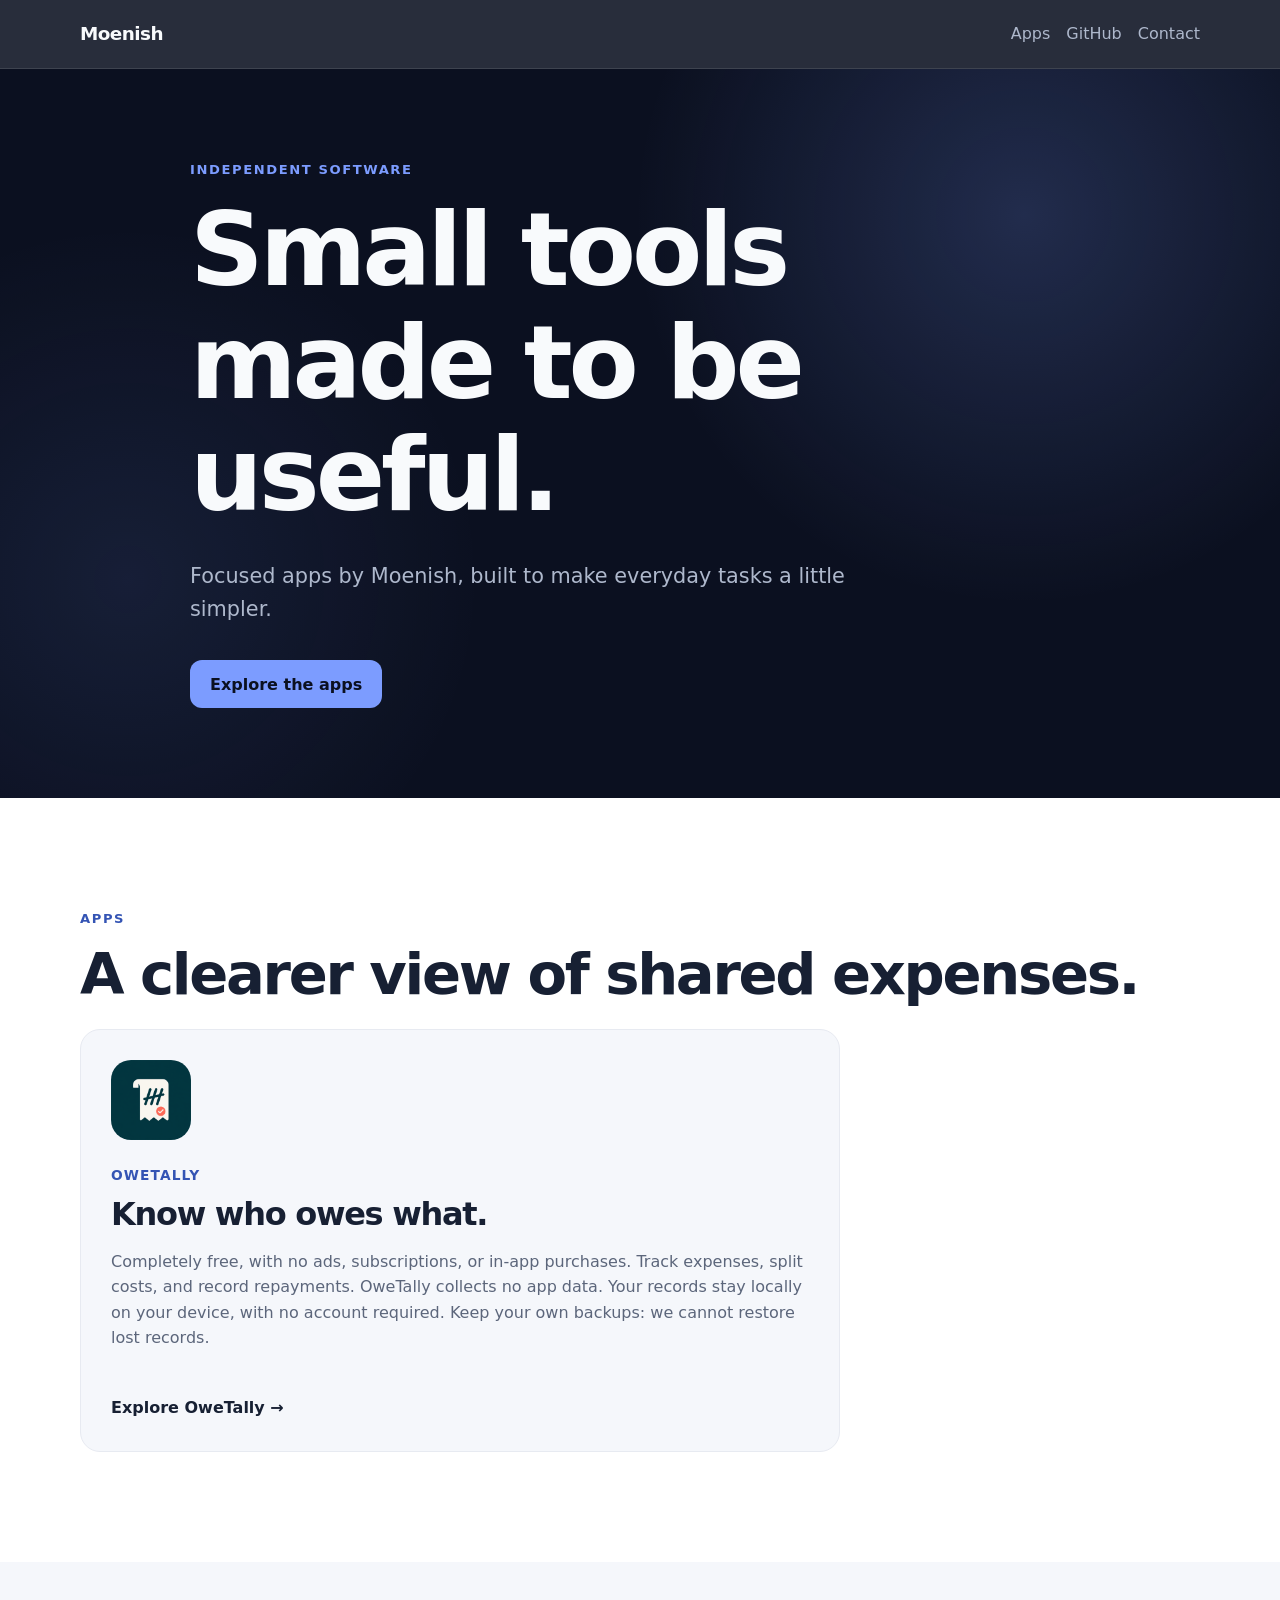
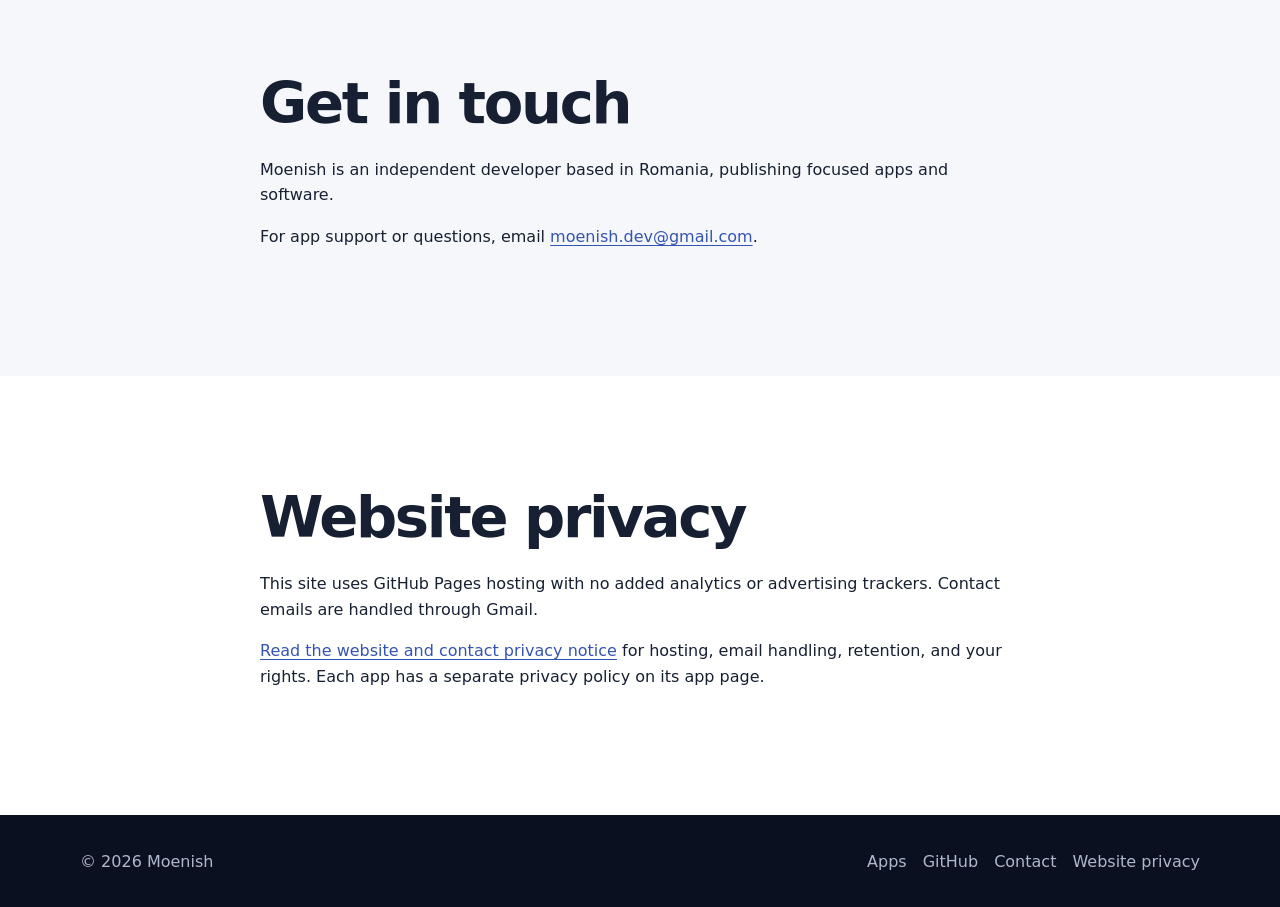
<file: index.html>
<!doctype html>
<html lang="en">

<head>
  <meta charset="utf-8">
  <meta name="viewport" content="width=device-width, initial-scale=1">
  <meta name="theme-color" content="#0b1020">
  <meta name="description"
    content="Independent apps by Moenish. Discover OweTally, a personal shared-expense tracker that works offline.">
  <title>Independent apps · Moenish</title>
  <link rel="stylesheet" href="/styles.css">
  <link rel="canonical" href="https://moenish.dev/">
  <meta name="referrer" content="strict-origin-when-cross-origin">
  <meta property="og:type" content="website">
  <meta property="og:title" content="Independent apps · Moenish">
  <meta property="og:description"
    content="Independent apps by Moenish. Discover OweTally, a personal shared-expense tracker that works offline.">
  <meta property="og:url" content="https://moenish.dev/">
</head>

<body>
  <a class="skip-link" href="#main">Skip to content</a>
  <header class="site-header">
    <div class="container nav"><a class="brand" href="/">Moenish</a>
      <nav aria-label="Primary navigation"><a href="#apps">Apps</a><a href="https://github.com/Moenish">GitHub</a><a
          href="#contact">Contact</a></nav>
    </div>
  </header>
  <main id="main">

    <section class="hero">
      <div class="container hero-inner">
        <p class="eyebrow">Independent software</p>
        <h1>Small tools made to be useful.</h1>
        <p class="lead">Focused apps by Moenish, built to make everyday tasks a little simpler.</p><a
          class="button primary" href="#apps">Explore the apps</a>
      </div>
    </section>
    <section id="apps" class="section">
      <div class="container">
        <p class="eyebrow">Apps</p>
        <h2>A clearer view of shared expenses.</h2>
        <div class="cards"><a class="card" href="/OweTally/">
            <div><img class="app-card-icon" src="/OweTally/assets/app-icon.png" alt="" width="80" height="80"
                loading="lazy"><span class="card-kicker">OweTally</span>
              <h3>Know who owes what.</h3>
              <p>Completely free, with no ads, subscriptions, or in-app purchases. Track expenses, split costs, and
                record repayments. OweTally collects no app data. Your records stay locally on your device, with no
                account required. Keep your own backups: we cannot restore lost records.</p>
            </div><span class="arrow">Explore OweTally →</span>
          </a></div>
      </div>
    </section>
    <section id="contact" class="section alt">
      <div class="container narrow">
        <h2>Get in touch</h2>
        <p>Moenish is an independent developer based in Romania, publishing focused apps and software.</p>
        <p>For app support or questions, email <a href="mailto:moenish.dev@gmail.com">moenish.dev@gmail.com</a>.</p>
      </div>
    </section>

    <section id="website-privacy" class="section">
      <div class="container narrow">
        <h2>Website privacy</h2>
        <p>This site uses GitHub Pages hosting with no added analytics or advertising trackers. Contact emails are
          handled through Gmail.</p>
        <p><a href="/privacy/">Read the website and contact privacy notice</a> for hosting, email handling, retention,
          and your rights. Each app has a separate privacy policy on its app page.</p>
      </div>
    </section>
  </main>
  <footer>
    <div class="container footer-inner"><span>© 2026 Moenish</span>
      <nav aria-label="Footer navigation"><a href="#apps">Apps</a><a href="https://github.com/Moenish">GitHub</a><a
          href="#contact">Contact</a><a href="/privacy/">Website privacy</a></nav>
    </div>
  </footer>
</body>

</html>
</file>
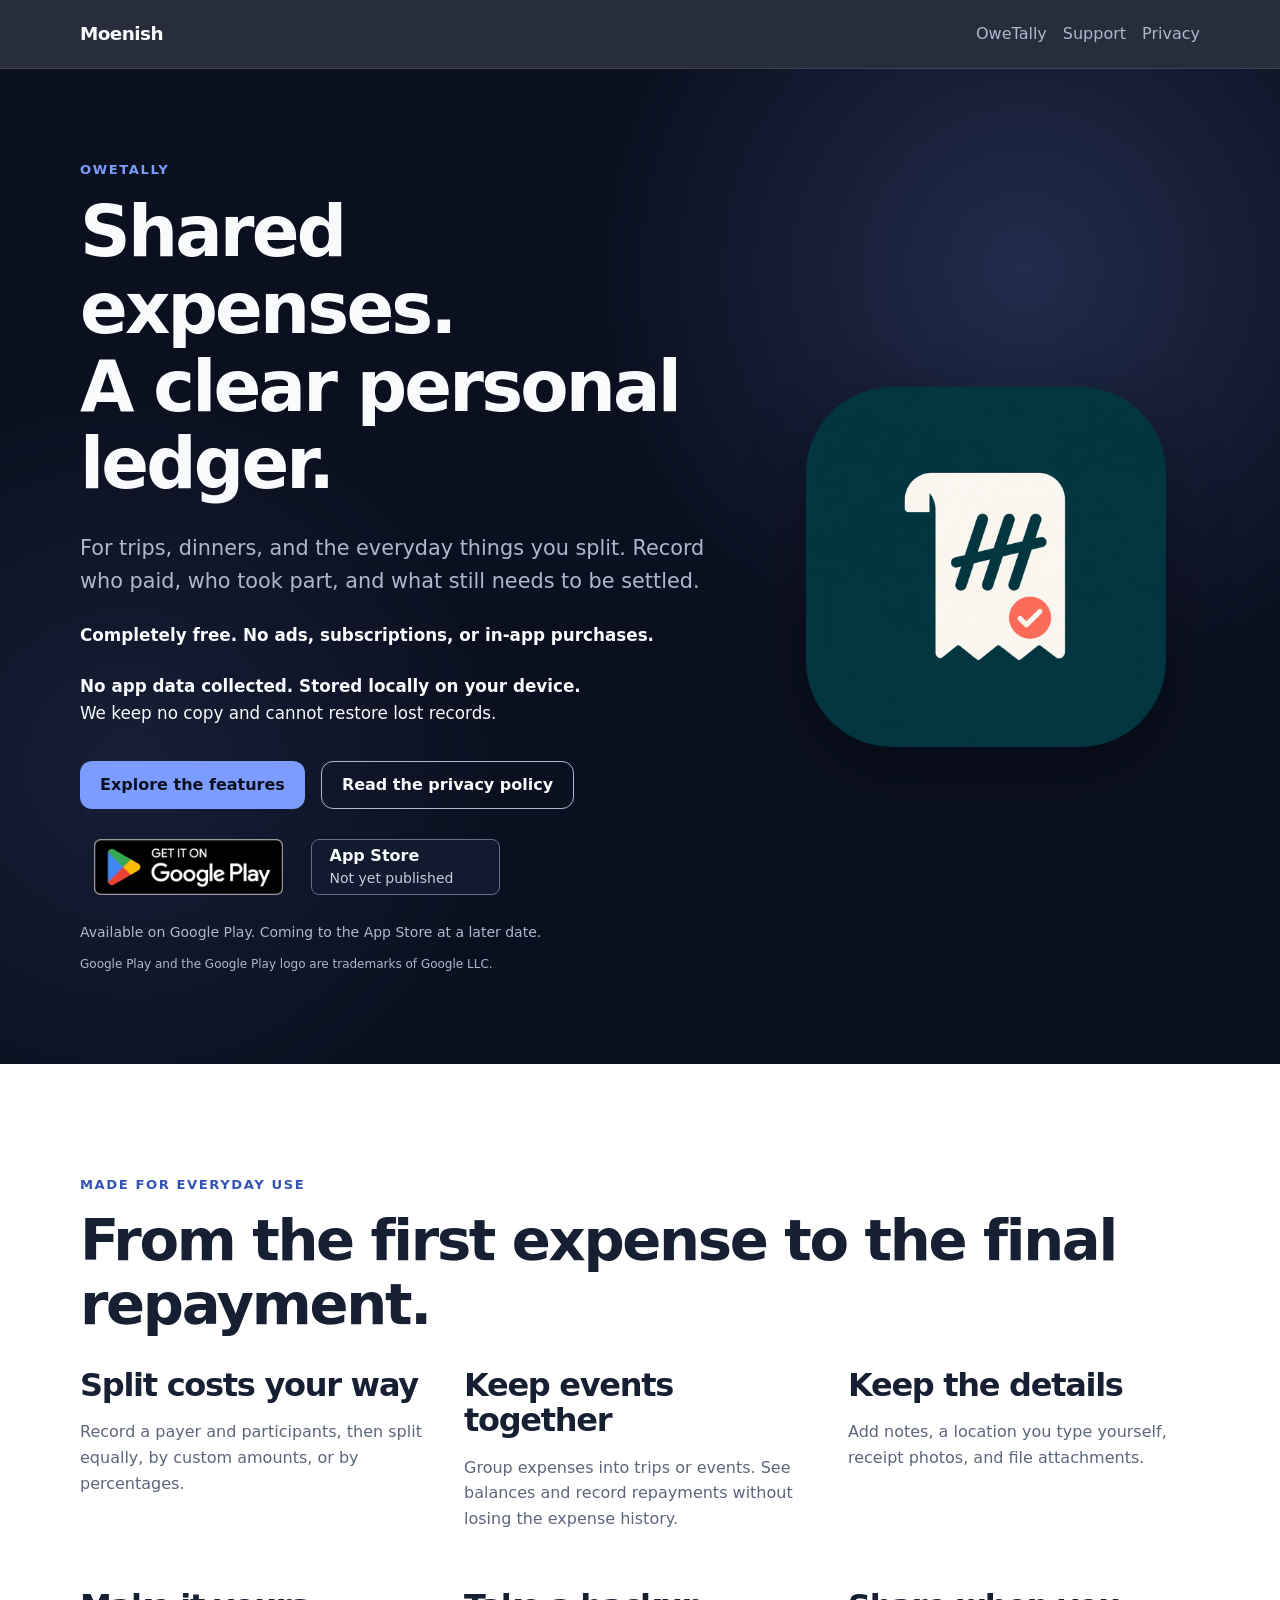
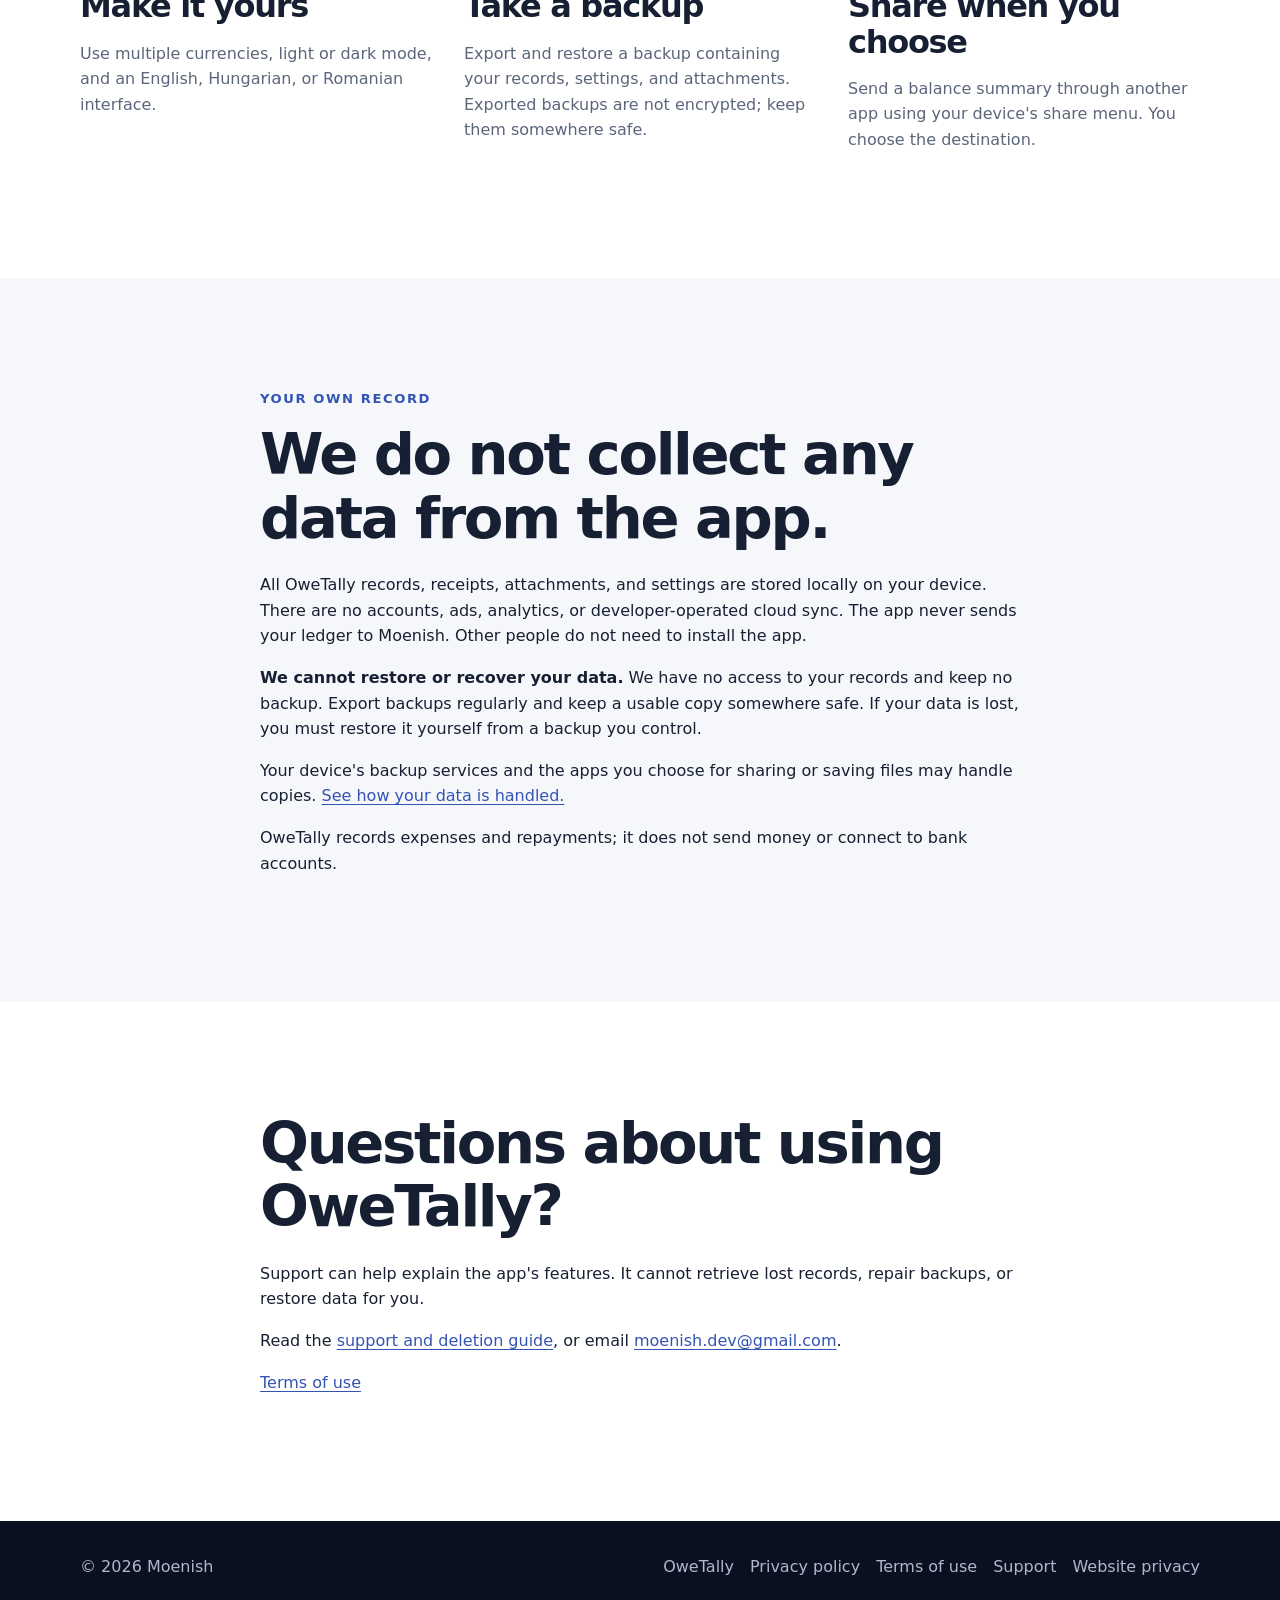
<file: OweTally/index.html>
<!doctype html>
<html lang="en">

<head>
  <meta charset="utf-8">
  <meta name="viewport" content="width=device-width, initial-scale=1">
  <meta name="theme-color" content="#0b1020">
  <meta name="description"
    content="Track shared expenses, split costs, and record repayments with OweTally. No app data collected. Everything is stored locally; Moenish cannot restore lost records.">
  <title>OweTally · Moenish</title>
  <link rel="stylesheet" href="/styles.css">
  <link rel="canonical" href="https://moenish.dev/OweTally/">
  <meta name="referrer" content="strict-origin-when-cross-origin">
  <meta property="og:type" content="website">
  <meta property="og:title" content="OweTally · Moenish">
  <meta property="og:description"
    content="Track shared expenses, split costs, and record repayments with OweTally. No app data collected. Everything is stored locally; Moenish cannot restore lost records.">
  <meta property="og:url" content="https://moenish.dev/OweTally/">
</head>

<body>
  <a class="skip-link" href="#main">Skip to content</a>
  <header class="site-header">
    <div class="container nav"><a class="brand" href="/">Moenish</a>
      <nav aria-label="Primary navigation"><a href="/OweTally/">OweTally</a><a href="/OweTally/support/">Support</a><a
          href="/OweTally/privacy/">Privacy</a></nav>
    </div>
  </header>
  <main id="main">

    <section class="hero">
      <div class="container hero-inner app-hero">
        <div class="app-hero-copy">
          <p class="eyebrow">OweTally</p>
          <h1>Shared expenses.<br>A clear personal ledger.</h1>
          <p class="lead">For trips, dinners, and the everyday things you split. Record who paid, who took part, and
            what still needs to be settled.</p>
          <p class="privacy-promise"><strong>Completely free. No ads, subscriptions, or in-app purchases.</strong></p>
          <p class="privacy-promise"><strong>No app data collected. Stored locally on your device.</strong><br>We keep
            no copy and cannot restore lost records.</p>
          <div class="actions"><a class="button primary" href="#features">Explore the features</a><a
              class="button secondary" href="/OweTally/privacy/">Read the privacy policy</a></div>
          <div class="store-options" aria-label="Store availability">
            <a class="store-link" href="https://play.google.com/store/apps/details?id=com.moenish.owetally"><img
                src="/OweTally/assets/google-play-badge.png" alt="Get it on Google Play" width="478" height="142"></a>
            <div class="store-placeholder"><span class="store-name">App Store</span><span>Not yet published</span></div>
          </div>
          <p class="store-note">Available on Google Play. Coming to the App Store at a later date.</p>
          <p class="store-note store-credit">Google Play and the Google Play logo are trademarks of Google LLC.</p>
        </div>
        <div class="app-hero-art"><img src="/OweTally/assets/app-icon.png"
            alt="OweTally app icon: a receipt with tally marks and a checkmark" width="1024" height="1024"
            fetchpriority="high"></div>
      </div>
    </section>
    <section id="features" class="section">
      <div class="container">
        <p class="eyebrow">Made for everyday use</p>
        <h2>From the first expense to the final repayment.</h2>
        <div class="features">
          <article>
            <h3>Split costs your way</h3>
            <p>Record a payer and participants, then split equally, by custom amounts, or by percentages.</p>
          </article>
          <article>
            <h3>Keep events together</h3>
            <p>Group expenses into trips or events. See balances and record repayments without losing the expense
              history.</p>
          </article>
          <article>
            <h3>Keep the details</h3>
            <p>Add notes, a location you type yourself, receipt photos, and file attachments.</p>
          </article>
          <article>
            <h3>Make it yours</h3>
            <p>Use multiple currencies, light or dark mode, and an English, Hungarian, or Romanian interface.</p>
          </article>
          <article>
            <h3>Take a backup</h3>
            <p>Export and restore a backup containing your records, settings, and attachments. Exported backups are not
              encrypted; keep them somewhere safe.</p>
          </article>
          <article>
            <h3>Share when you choose</h3>
            <p>Send a balance summary through another app using your device's share menu. You choose the destination.
            </p>
          </article>
        </div>
      </div>
    </section>
    <section class="section alt">
      <div class="container narrow">
        <p class="eyebrow">Your own record</p>
        <h2>We do not collect any data from the app.</h2>
        <p>All OweTally records, receipts, attachments, and settings are stored locally on your device. There are no
          accounts, ads, analytics, or developer-operated cloud sync. The app never sends your ledger to Moenish. Other
          people do not need to install the app.</p>
        <p><strong>We cannot restore or recover your data.</strong> We have no access to your records and keep no
          backup. Export backups regularly and keep a usable copy somewhere safe. If your data is lost, you must restore
          it yourself from a backup you control.</p>
        <p>Your device's backup services and the apps you choose for sharing or saving files may handle copies. <a
            href="/OweTally/privacy/">See how your data is handled.</a></p>
        <p>OweTally records expenses and repayments; it does not send money or connect to bank accounts.</p>
      </div>
    </section>
    <section id="support" class="section">
      <div class="container narrow">
        <h2>Questions about using OweTally?</h2>
        <p>Support can help explain the app's features. It cannot retrieve lost records, repair backups, or restore data
          for you.</p>
        <p>Read the <a href="/OweTally/support/">support and deletion guide</a>, or email <a
            href="mailto:moenish.dev@gmail.com">moenish.dev@gmail.com</a>.</p>
        <p><a href="/OweTally/terms/">Terms of use</a></p>
      </div>
    </section>

  </main>
  <footer>
    <div class="container footer-inner"><span>© 2026 Moenish</span>
      <nav aria-label="Footer navigation"><a href="/OweTally/">OweTally</a><a href="/OweTally/privacy/">Privacy
          policy</a><a href="/OweTally/terms/">Terms of use</a><a href="/OweTally/support/">Support</a><a
          href="/privacy/">Website privacy</a></nav>
    </div>
  </footer>
</body>

</html>
</file>
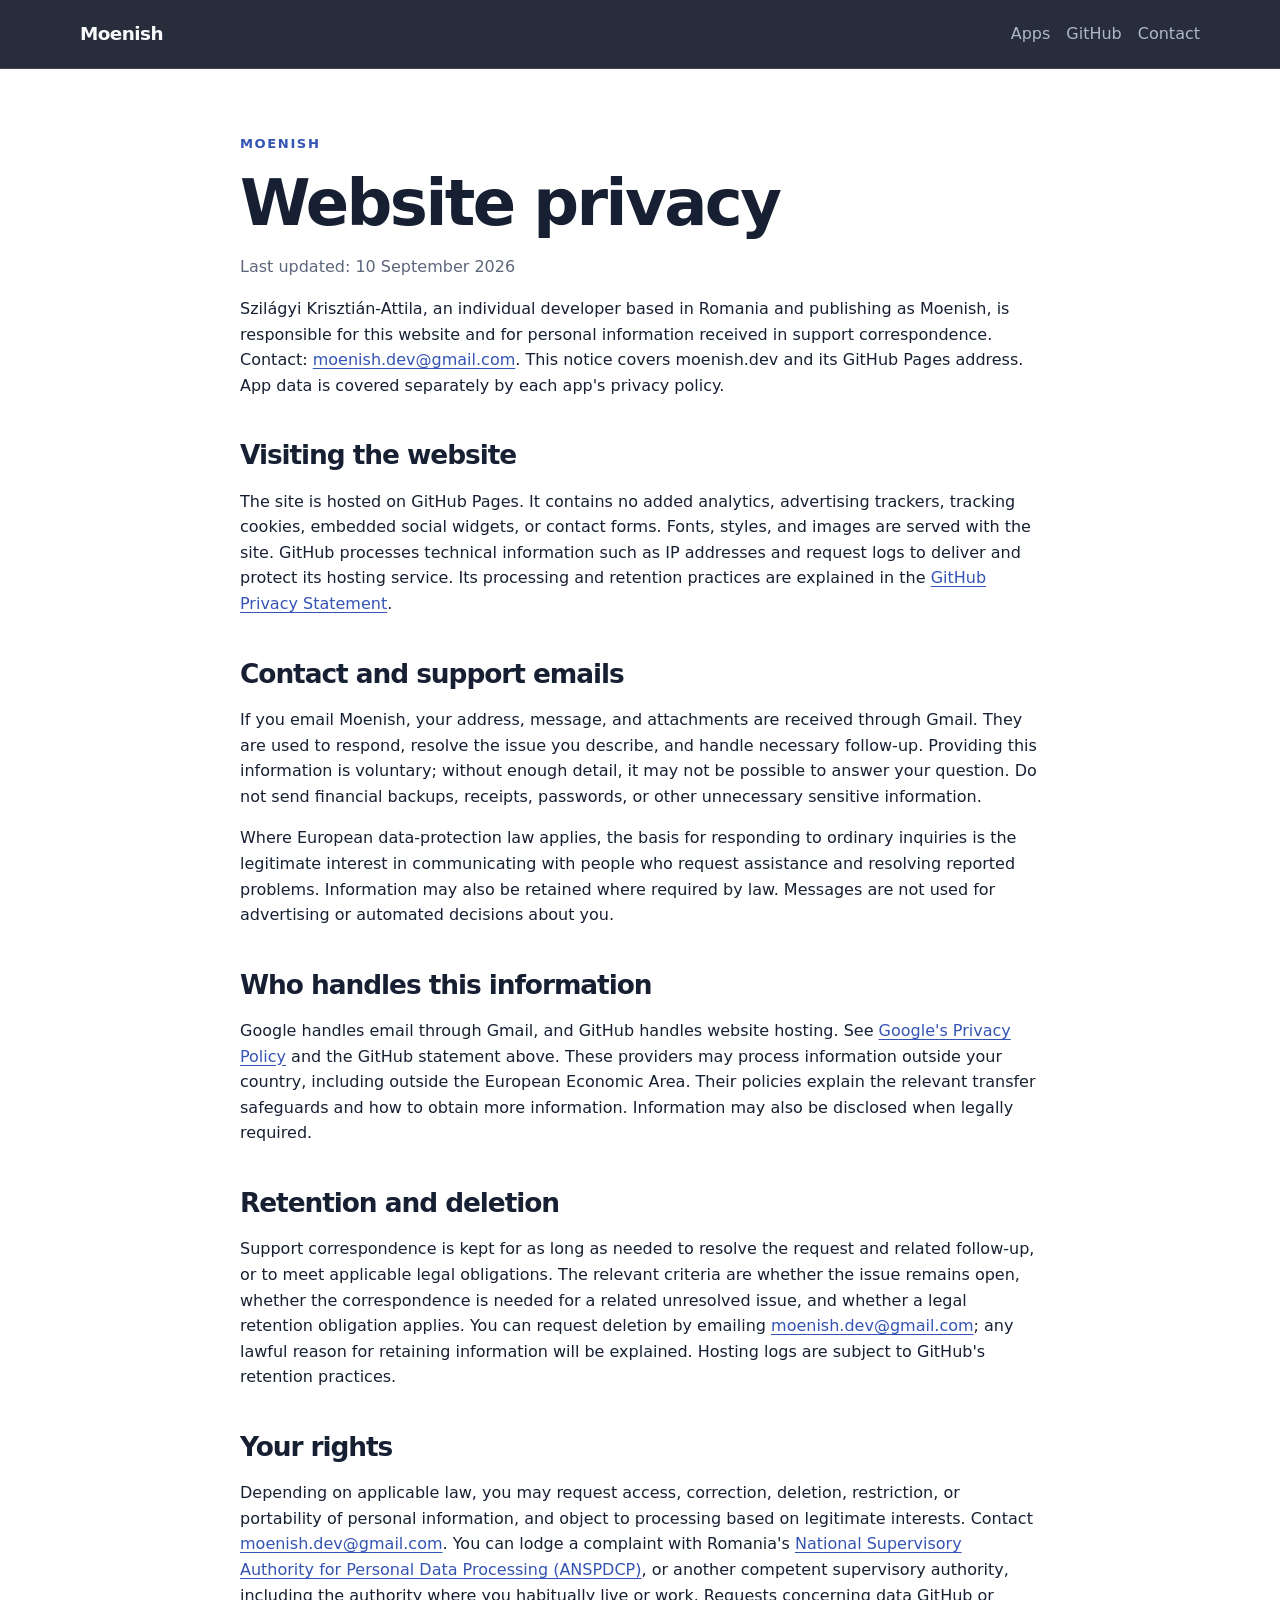
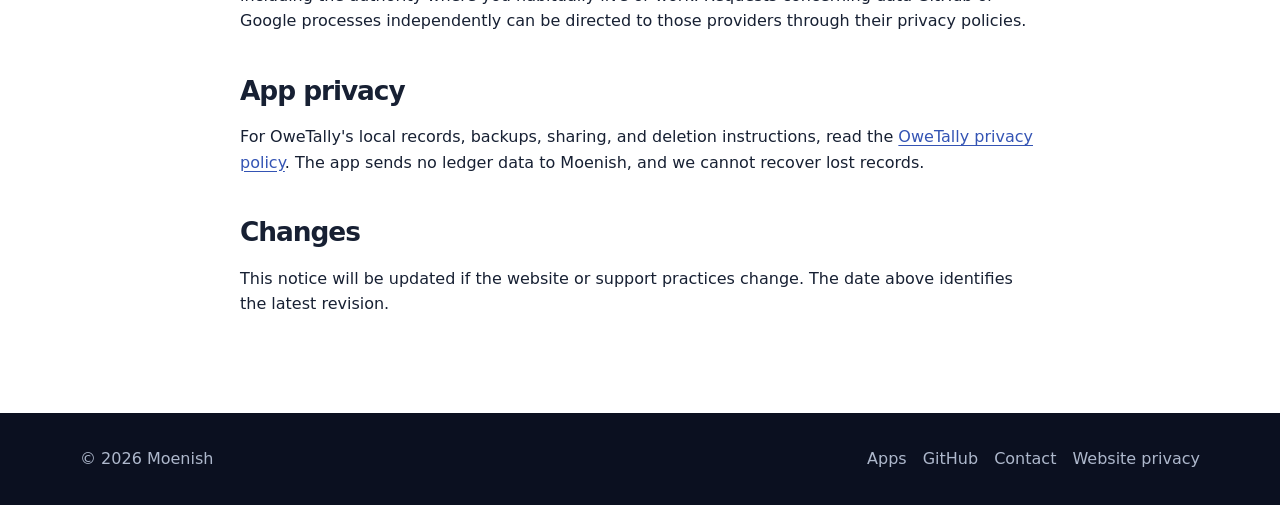
<file: privacy/index.html>
<!doctype html>
<html lang="en">

<head>
  <meta charset="utf-8">
  <meta name="viewport" content="width=device-width, initial-scale=1">
  <meta name="theme-color" content="#0b1020">
  <meta name="description"
    content="How Moenish handles website visits and support emails, including hosting, retention, and privacy rights.">
  <title>Website Privacy · Moenish</title>
  <link rel="stylesheet" href="/styles.css">
  <link rel="canonical" href="https://moenish.dev/privacy/">
  <meta name="referrer" content="strict-origin-when-cross-origin">
  <meta property="og:type" content="website">
  <meta property="og:title" content="Website Privacy · Moenish">
  <meta property="og:description"
    content="How Moenish handles website visits and support emails, including hosting, retention, and privacy rights.">
  <meta property="og:url" content="https://moenish.dev/privacy/">
</head>

<body>
  <a class="skip-link" href="#main">Skip to content</a>
  <header class="site-header">
    <div class="container nav"><a class="brand" href="/">Moenish</a>
      <nav aria-label="Primary navigation"><a href="/#apps">Apps</a><a href="https://github.com/Moenish">GitHub</a><a
          href="/#contact">Contact</a></nav>
    </div>
  </header>
  <main id="main" class="container document">
    <p class="eyebrow">Moenish</p>
    <h1>Website privacy</h1>
    <p class="updated">Last updated: 10 September 2026</p>
    <p>Szilágyi Krisztián-Attila, an individual developer based in Romania and publishing as Moenish, is responsible for
      this website and for personal information received in support correspondence. Contact: <a
        href="mailto:moenish.dev@gmail.com">moenish.dev@gmail.com</a>. This notice covers moenish.dev and its GitHub
      Pages address. App data is covered separately by each app's privacy policy.</p>
    <h2>Visiting the website</h2>
    <p>The site is hosted on GitHub Pages. It contains no added analytics, advertising trackers, tracking cookies,
      embedded social widgets, or contact forms. Fonts, styles, and images are served with the site. GitHub processes
      technical information such as IP addresses and request logs to deliver and protect its hosting service. Its
      processing and retention practices are explained in the <a
        href="https://docs.github.com/en/site-policy/privacy-policies/github-general-privacy-statement">GitHub Privacy
        Statement</a>.</p>
    <h2>Contact and support emails</h2>
    <p>If you email Moenish, your address, message, and attachments are received through Gmail. They are used to
      respond, resolve the issue you describe, and handle necessary follow-up. Providing this information is voluntary;
      without enough detail, it may not be possible to answer your question. Do not send financial backups, receipts,
      passwords, or other unnecessary sensitive information.</p>
    <p>Where European data-protection law applies, the basis for responding to ordinary inquiries is the legitimate
      interest in communicating with people who request assistance and resolving reported problems. Information may also
      be retained where required by law. Messages are not used for advertising or automated decisions about you.</p>
    <h2>Who handles this information</h2>
    <p>Google handles email through Gmail, and GitHub handles website hosting. See <a
        href="https://policies.google.com/privacy">Google's Privacy Policy</a> and the GitHub statement above. These
      providers may process information outside your country, including outside the European Economic Area. Their
      policies explain the relevant transfer safeguards and how to obtain more information. Information may also be
      disclosed when legally required.</p>
    <h2>Retention and deletion</h2>
    <p>Support correspondence is kept for as long as needed to resolve the request and related follow-up, or to meet
      applicable legal obligations. The relevant criteria are whether the issue remains open, whether the correspondence
      is needed for a related unresolved issue, and whether a legal retention obligation applies. You can request
      deletion by emailing <a href="mailto:moenish.dev@gmail.com">moenish.dev@gmail.com</a>; any lawful reason for
      retaining information will be explained. Hosting logs are subject to GitHub's retention practices.</p>
    <h2>Your rights</h2>
    <p>Depending on applicable law, you may request access, correction, deletion, restriction, or portability of
      personal information, and object to processing based on legitimate interests. Contact <a
        href="mailto:moenish.dev@gmail.com">moenish.dev@gmail.com</a>. You can lodge a complaint with Romania's <a
        href="https://dataprotection.ro/?lang=ro&amp;page=Plangeri_meniu">National Supervisory Authority for Personal
        Data Processing (ANSPDCP)</a>, or another competent supervisory authority, including the authority where you
      habitually live or work. Requests concerning data GitHub or Google processes independently can be directed to
      those providers through their privacy policies.</p>
    <h2>App privacy</h2>
    <p>For OweTally's local records, backups, sharing, and deletion instructions, read the <a
        href="/OweTally/privacy/">OweTally privacy policy</a>. The app sends no ledger data to Moenish, and we cannot
      recover lost records.</p>
    <h2>Changes</h2>
    <p>This notice will be updated if the website or support practices change. The date above identifies the latest
      revision.</p>
  </main>
  <footer>
    <div class="container footer-inner"><span>© 2026 Moenish</span>
      <nav aria-label="Footer navigation"><a href="/#apps">Apps</a><a href="https://github.com/Moenish">GitHub</a><a
          href="/#contact">Contact</a><a href="/privacy/">Website privacy</a></nav>
    </div>
  </footer>
</body>

</html>
</file>
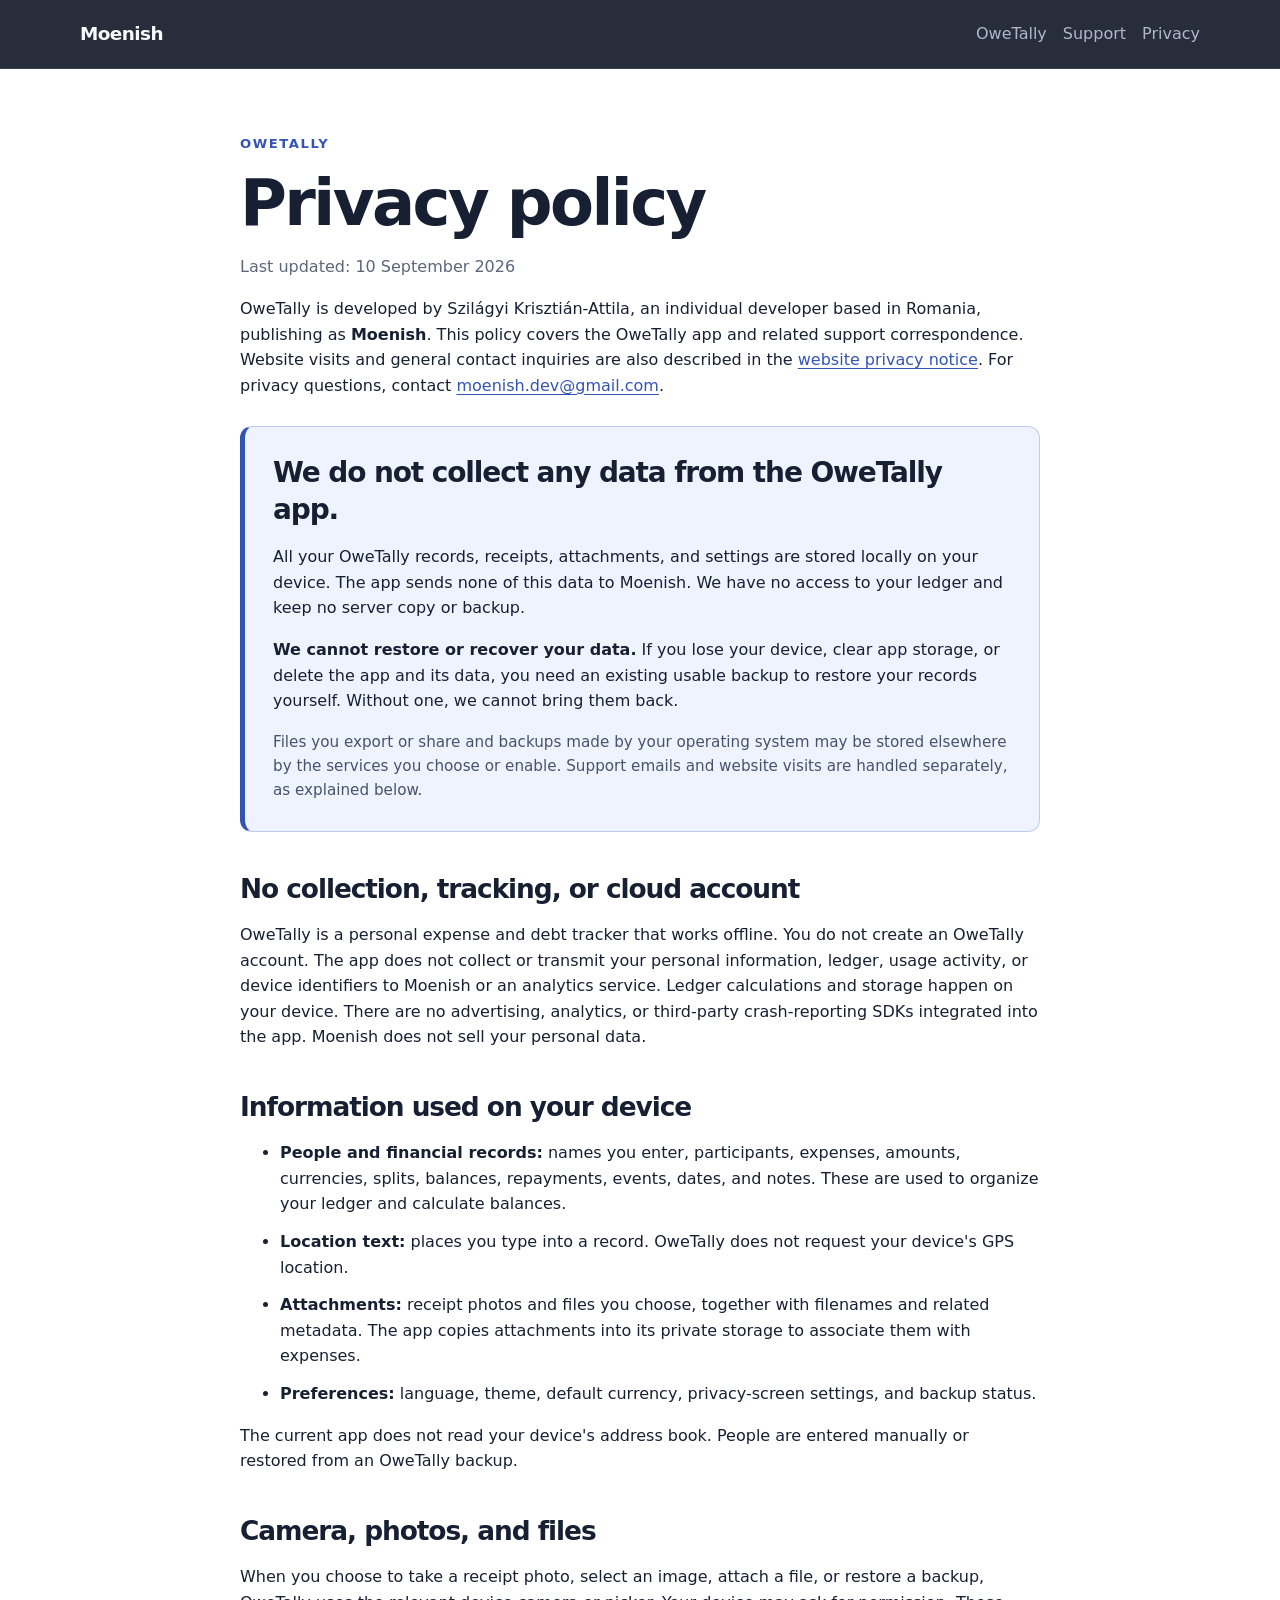
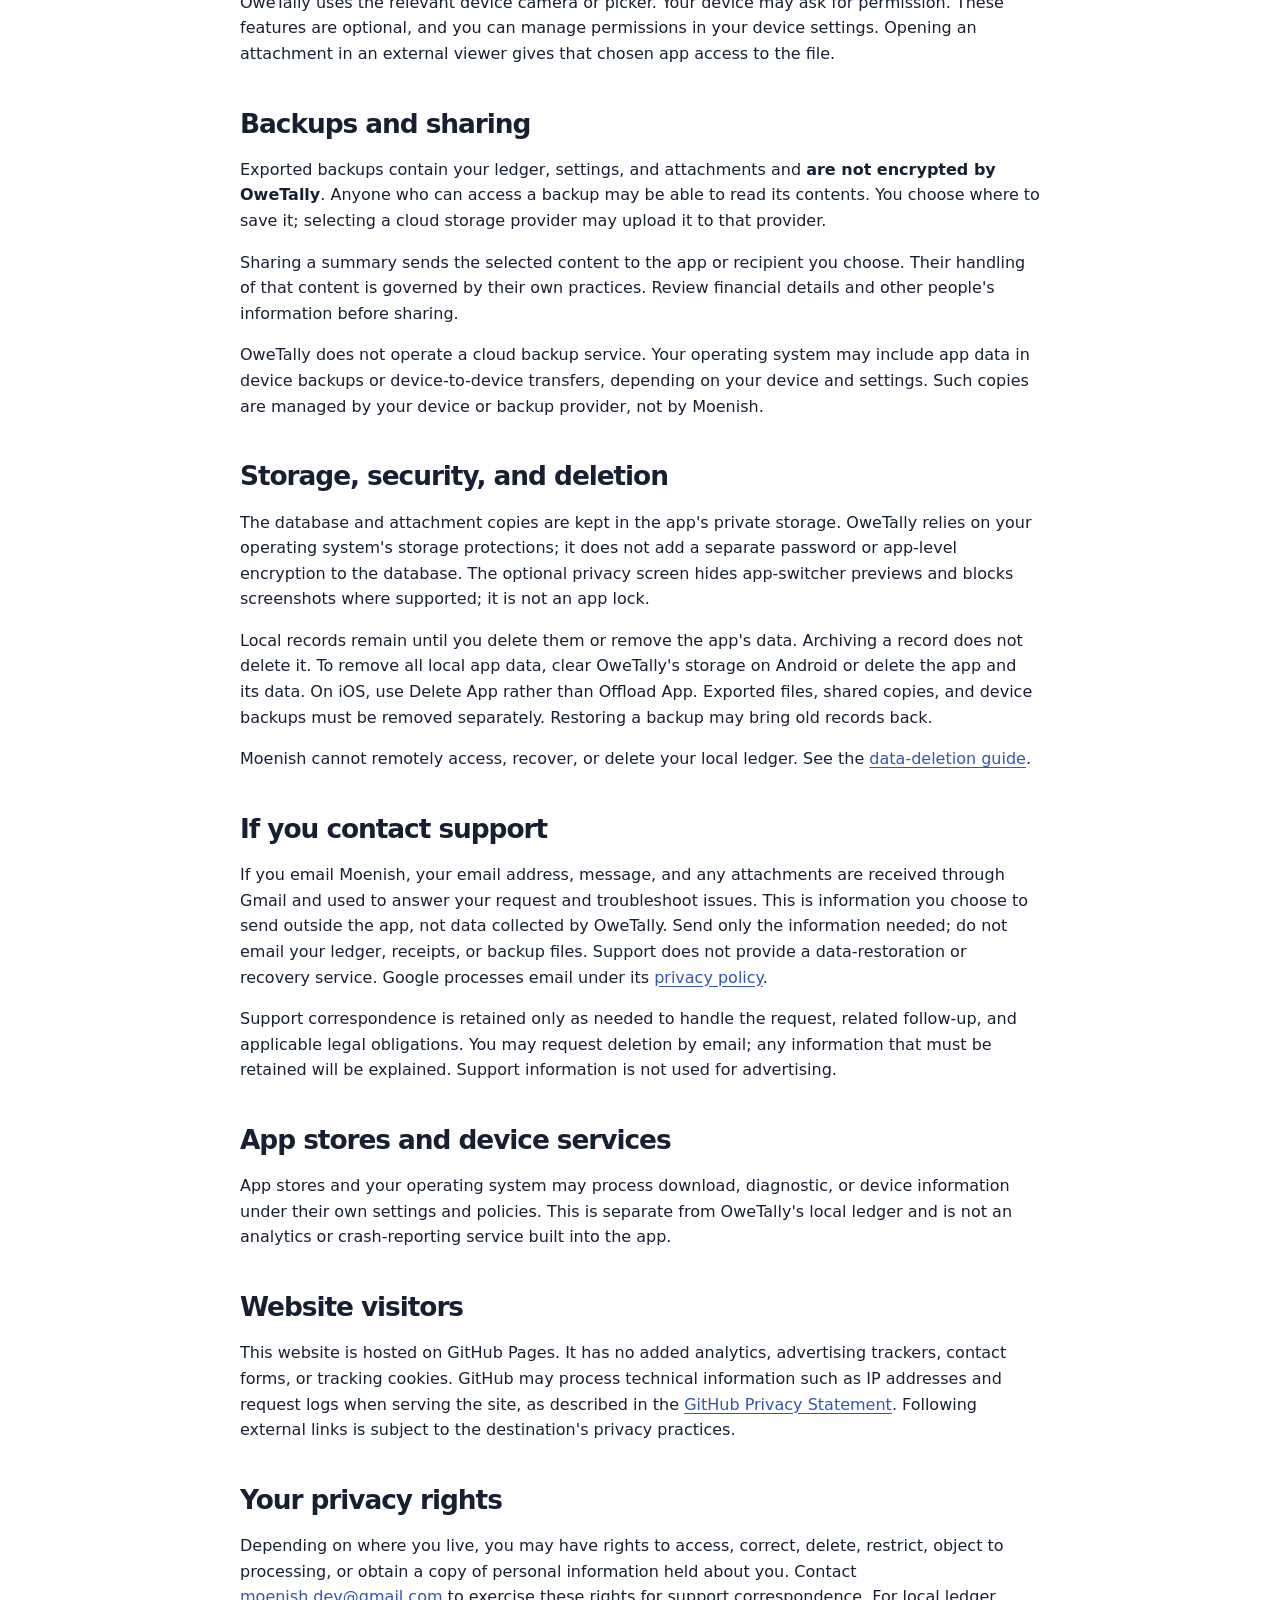
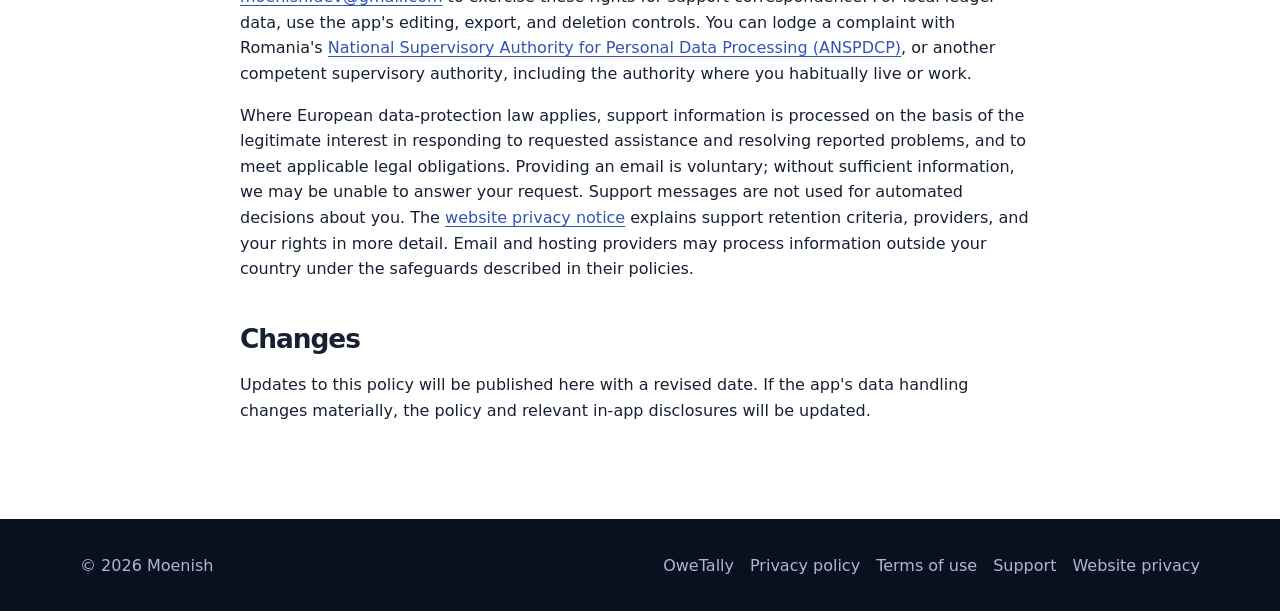
<file: OweTally/privacy/index.html>
<!doctype html>
<html lang="en">

<head>
  <meta charset="utf-8">
  <meta name="viewport" content="width=device-width, initial-scale=1">
  <meta name="theme-color" content="#0b1020">
  <meta name="description"
    content="OweTally collects no app data. Records stay locally on your device. Moenish holds no backup and cannot restore lost data. Read the full privacy policy.">
  <title>OweTally Privacy Policy · Moenish</title>
  <link rel="stylesheet" href="/styles.css">
  <link rel="canonical" href="https://moenish.dev/OweTally/privacy/">
  <meta name="referrer" content="strict-origin-when-cross-origin">
  <meta property="og:type" content="website">
  <meta property="og:title" content="OweTally Privacy Policy · Moenish">
  <meta property="og:description"
    content="OweTally collects no app data. Records stay locally on your device. Moenish holds no backup and cannot restore lost data. Read the full privacy policy.">
  <meta property="og:url" content="https://moenish.dev/OweTally/privacy/">
</head>

<body>
  <a class="skip-link" href="#main">Skip to content</a>
  <header class="site-header">
    <div class="container nav"><a class="brand" href="/">Moenish</a>
      <nav aria-label="Primary navigation"><a href="/OweTally/">OweTally</a><a href="/OweTally/support/">Support</a><a
          href="/OweTally/privacy/">Privacy</a></nav>
    </div>
  </header>
  <main id="main" class="container document">

    <p class="eyebrow">OweTally</p>
    <h1>Privacy policy</h1>
    <p class="updated">Last updated: 10 September 2026</p>
    <p>OweTally is developed by Szilágyi Krisztián-Attila, an individual developer based in Romania, publishing as
      <strong>Moenish</strong>. This policy covers the OweTally app and related support correspondence. Website visits
      and general contact inquiries are also described in the <a href="/privacy/">website privacy notice</a>. For
      privacy questions, contact <a href="mailto:moenish.dev@gmail.com">moenish.dev@gmail.com</a>.</p>
    <aside class="notice" aria-label="Local data and recovery">
      <h2>We do not collect any data from the OweTally app.</h2>
      <p>All your OweTally records, receipts, attachments, and settings are stored locally on your device. The app sends
        none of this data to Moenish. We have no access to your ledger and keep no server copy or backup.</p>
      <p><strong>We cannot restore or recover your data.</strong> If you lose your device, clear app storage, or delete
        the app and its data, you need an existing usable backup to restore your records yourself. Without one, we
        cannot bring them back.</p>
      <p class="notice-detail">Files you export or share and backups made by your operating system may be stored
        elsewhere by the services you choose or enable. Support emails and website visits are handled separately, as
        explained below.</p>
    </aside>
    <h2>No collection, tracking, or cloud account</h2>
    <p>OweTally is a personal expense and debt tracker that works offline. You do not create an OweTally account. The
      app does not collect or transmit your personal information, ledger, usage activity, or device identifiers to
      Moenish or an analytics service. Ledger calculations and storage happen on your device. There are no advertising,
      analytics, or third-party crash-reporting SDKs integrated into the app. Moenish does not sell your personal data.
    </p>
    <h2>Information used on your device</h2>
    <ul>
      <li><strong>People and financial records:</strong> names you enter, participants, expenses, amounts, currencies,
        splits, balances, repayments, events, dates, and notes. These are used to organize your ledger and calculate
        balances.</li>
      <li><strong>Location text:</strong> places you type into a record. OweTally does not request your device's GPS
        location.</li>
      <li><strong>Attachments:</strong> receipt photos and files you choose, together with filenames and related
        metadata. The app copies attachments into its private storage to associate them with expenses.</li>
      <li><strong>Preferences:</strong> language, theme, default currency, privacy-screen settings, and backup status.
      </li>
    </ul>
    <p>The current app does not read your device's address book. People are entered manually or restored from an
      OweTally backup.</p>
    <h2>Camera, photos, and files</h2>
    <p>When you choose to take a receipt photo, select an image, attach a file, or restore a backup, OweTally uses the
      relevant device camera or picker. Your device may ask for permission. These features are optional, and you can
      manage permissions in your device settings. Opening an attachment in an external viewer gives that chosen app
      access to the file.</p>
    <h2>Backups and sharing</h2>
    <p>Exported backups contain your ledger, settings, and attachments and <strong>are not encrypted by
        OweTally</strong>. Anyone who can access a backup may be able to read its contents. You choose where to save it;
      selecting a cloud storage provider may upload it to that provider.</p>
    <p>Sharing a summary sends the selected content to the app or recipient you choose. Their handling of that content
      is governed by their own practices. Review financial details and other people's information before sharing.</p>
    <p>OweTally does not operate a cloud backup service. Your operating system may include app data in device backups or
      device-to-device transfers, depending on your device and settings. Such copies are managed by your device or
      backup provider, not by Moenish.</p>
    <h2>Storage, security, and deletion</h2>
    <p>The database and attachment copies are kept in the app's private storage. OweTally relies on your operating
      system's storage protections; it does not add a separate password or app-level encryption to the database. The
      optional privacy screen hides app-switcher previews and blocks screenshots where supported; it is not an app lock.
    </p>
    <p>Local records remain until you delete them or remove the app's data. Archiving a record does not delete it. To
      remove all local app data, clear OweTally's storage on Android or delete the app and its data. On iOS, use Delete
      App rather than Offload App. Exported files, shared copies, and device backups must be removed separately.
      Restoring a backup may bring old records back.</p>
    <p>Moenish cannot remotely access, recover, or delete your local ledger. See the <a
        href="/OweTally/support/#delete-data">data-deletion guide</a>.</p>
    <h2>If you contact support</h2>
    <p>If you email Moenish, your email address, message, and any attachments are received through Gmail and used to
      answer your request and troubleshoot issues. This is information you choose to send outside the app, not data
      collected by OweTally. Send only the information needed; do not email your ledger, receipts, or backup files.
      Support does not provide a data-restoration or recovery service. Google processes email under its <a
        href="https://policies.google.com/privacy">privacy policy</a>.</p>
    <p>Support correspondence is retained only as needed to handle the request, related follow-up, and applicable legal
      obligations. You may request deletion by email; any information that must be retained will be explained. Support
      information is not used for advertising.</p>
    <h2>App stores and device services</h2>
    <p>App stores and your operating system may process download, diagnostic, or device information under their own
      settings and policies. This is separate from OweTally's local ledger and is not an analytics or crash-reporting
      service built into the app.</p>
    <h2>Website visitors</h2>
    <p>This website is hosted on GitHub Pages. It has no added analytics, advertising trackers, contact forms, or
      tracking cookies. GitHub may process technical information such as IP addresses and request logs when serving the
      site, as described in the <a
        href="https://docs.github.com/en/site-policy/privacy-policies/github-general-privacy-statement">GitHub Privacy
        Statement</a>. Following external links is subject to the destination's privacy practices.</p>
    <h2>Your privacy rights</h2>
    <p>Depending on where you live, you may have rights to access, correct, delete, restrict, object to processing, or
      obtain a copy of personal information held about you. Contact <a
        href="mailto:moenish.dev@gmail.com">moenish.dev@gmail.com</a> to exercise these rights for support
      correspondence. For local ledger data, use the app's editing, export, and deletion controls. You can lodge a
      complaint with Romania's <a href="https://dataprotection.ro/?lang=ro&amp;page=Plangeri_meniu">National Supervisory
        Authority for Personal Data Processing (ANSPDCP)</a>, or another competent supervisory authority, including the
      authority where you habitually live or work.</p>
    <p>Where European data-protection law applies, support information is processed on the basis of the legitimate
      interest in responding to requested assistance and resolving reported problems, and to meet applicable legal
      obligations. Providing an email is voluntary; without sufficient information, we may be unable to answer your
      request. Support messages are not used for automated decisions about you. The <a href="/privacy/">website privacy
        notice</a> explains support retention criteria, providers, and your rights in more detail. Email and hosting
      providers may process information outside your country under the safeguards described in their policies.</p>
    <h2>Changes</h2>
    <p>Updates to this policy will be published here with a revised date. If the app's data handling changes materially,
      the policy and relevant in-app disclosures will be updated.</p>

  </main>
  <footer>
    <div class="container footer-inner"><span>© 2026 Moenish</span>
      <nav aria-label="Footer navigation"><a href="/OweTally/">OweTally</a><a href="/OweTally/privacy/">Privacy
          policy</a><a href="/OweTally/terms/">Terms of use</a><a href="/OweTally/support/">Support</a><a
          href="/privacy/">Website privacy</a></nav>
    </div>
  </footer>
</body>

</html>
</file>
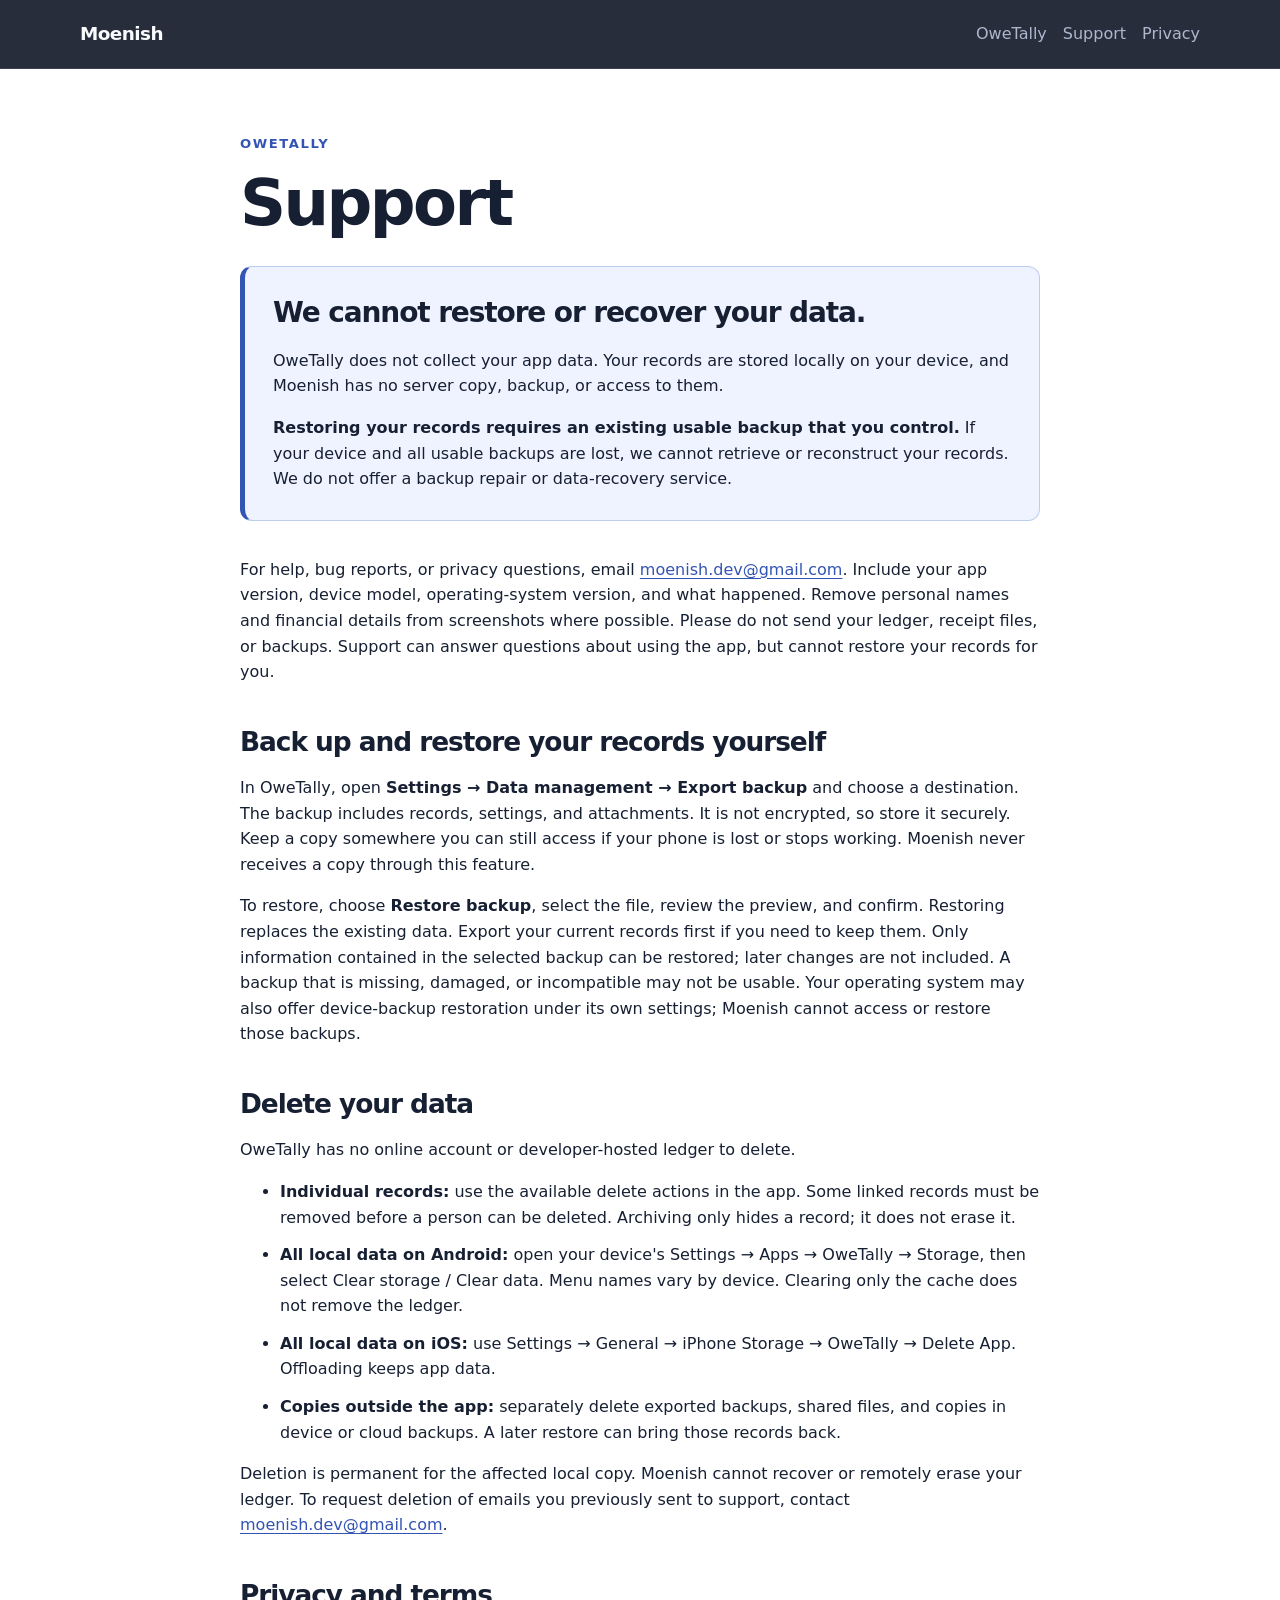
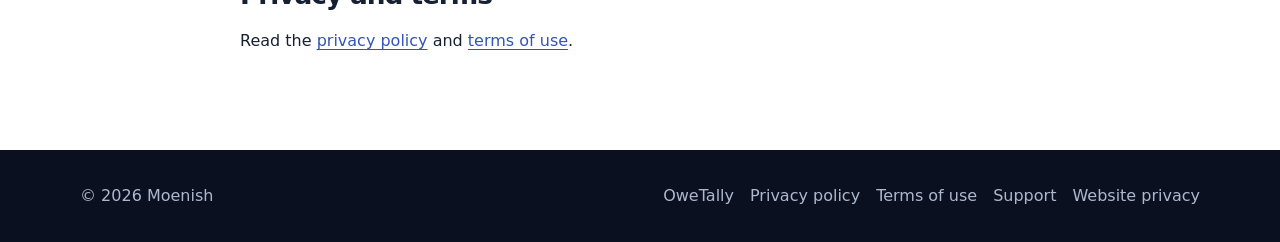
<file: OweTally/support/index.html>
<!doctype html>
<html lang="en">

<head>
  <meta charset="utf-8">
  <meta name="viewport" content="width=device-width, initial-scale=1">
  <meta name="theme-color" content="#0b1020">
  <meta name="description"
    content="OweTally support and self-service backup instructions. Moenish cannot restore or recover your locally stored data.">
  <title>OweTally Support · Moenish</title>
  <link rel="stylesheet" href="/styles.css">
  <link rel="canonical" href="https://moenish.dev/OweTally/support/">
  <meta name="referrer" content="strict-origin-when-cross-origin">
  <meta property="og:type" content="website">
  <meta property="og:title" content="OweTally Support · Moenish">
  <meta property="og:description"
    content="OweTally support and self-service backup instructions. Moenish cannot restore or recover your locally stored data.">
  <meta property="og:url" content="https://moenish.dev/OweTally/support/">
</head>

<body>
  <a class="skip-link" href="#main">Skip to content</a>
  <header class="site-header">
    <div class="container nav"><a class="brand" href="/">Moenish</a>
      <nav aria-label="Primary navigation"><a href="/OweTally/">OweTally</a><a href="/OweTally/support/">Support</a><a
          href="/OweTally/privacy/">Privacy</a></nav>
    </div>
  </header>
  <main id="main" class="container document">

    <p class="eyebrow">OweTally</p>
    <h1>Support</h1>
    <aside class="notice" aria-label="Data recovery">
      <h2>We cannot restore or recover your data.</h2>
      <p>OweTally does not collect your app data. Your records are stored locally on your device, and Moenish has no
        server copy, backup, or access to them.</p>
      <p><strong>Restoring your records requires an existing usable backup that you control.</strong> If your device and
        all usable backups are lost, we cannot retrieve or reconstruct your records. We do not offer a backup repair or
        data-recovery service.</p>
    </aside>
    <p>For help, bug reports, or privacy questions, email <a
        href="mailto:moenish.dev@gmail.com">moenish.dev@gmail.com</a>. Include your app version, device model,
      operating-system version, and what happened. Remove personal names and financial details from screenshots where
      possible. Please do not send your ledger, receipt files, or backups. Support can answer questions about using the
      app, but cannot restore your records for you.</p>
    <h2>Back up and restore your records yourself</h2>
    <p>In OweTally, open <strong>Settings → Data management → Export backup</strong> and choose a destination. The
      backup includes records, settings, and attachments. It is not encrypted, so store it securely. Keep a copy
      somewhere you can still access if your phone is lost or stops working. Moenish never receives a copy through this
      feature.</p>
    <p>To restore, choose <strong>Restore backup</strong>, select the file, review the preview, and confirm. Restoring
      replaces the existing data. Export your current records first if you need to keep them. Only information contained
      in the selected backup can be restored; later changes are not included. A backup that is missing, damaged, or
      incompatible may not be usable. Your operating system may also offer device-backup restoration under its own
      settings; Moenish cannot access or restore those backups.</p>
    <h2 id="delete-data">Delete your data</h2>
    <p>OweTally has no online account or developer-hosted ledger to delete.</p>
    <ul>
      <li><strong>Individual records:</strong> use the available delete actions in the app. Some linked records must be
        removed before a person can be deleted. Archiving only hides a record; it does not erase it.</li>
      <li><strong>All local data on Android:</strong> open your device's Settings → Apps → OweTally → Storage, then
        select Clear storage / Clear data. Menu names vary by device. Clearing only the cache does not remove the
        ledger.</li>
      <li><strong>All local data on iOS:</strong> use Settings → General → iPhone Storage → OweTally → Delete App.
        Offloading keeps app data.</li>
      <li><strong>Copies outside the app:</strong> separately delete exported backups, shared files, and copies in
        device or cloud backups. A later restore can bring those records back.</li>
    </ul>
    <p>Deletion is permanent for the affected local copy. Moenish cannot recover or remotely erase your ledger. To
      request deletion of emails you previously sent to support, contact <a
        href="mailto:moenish.dev@gmail.com">moenish.dev@gmail.com</a>.</p>
    <h2>Privacy and terms</h2>
    <p>Read the <a href="/OweTally/privacy/">privacy policy</a> and <a href="/OweTally/terms/">terms of use</a>.</p>

  </main>
  <footer>
    <div class="container footer-inner"><span>© 2026 Moenish</span>
      <nav aria-label="Footer navigation"><a href="/OweTally/">OweTally</a><a href="/OweTally/privacy/">Privacy
          policy</a><a href="/OweTally/terms/">Terms of use</a><a href="/OweTally/support/">Support</a><a
          href="/privacy/">Website privacy</a></nav>
    </div>
  </footer>
</body>

</html>
</file>
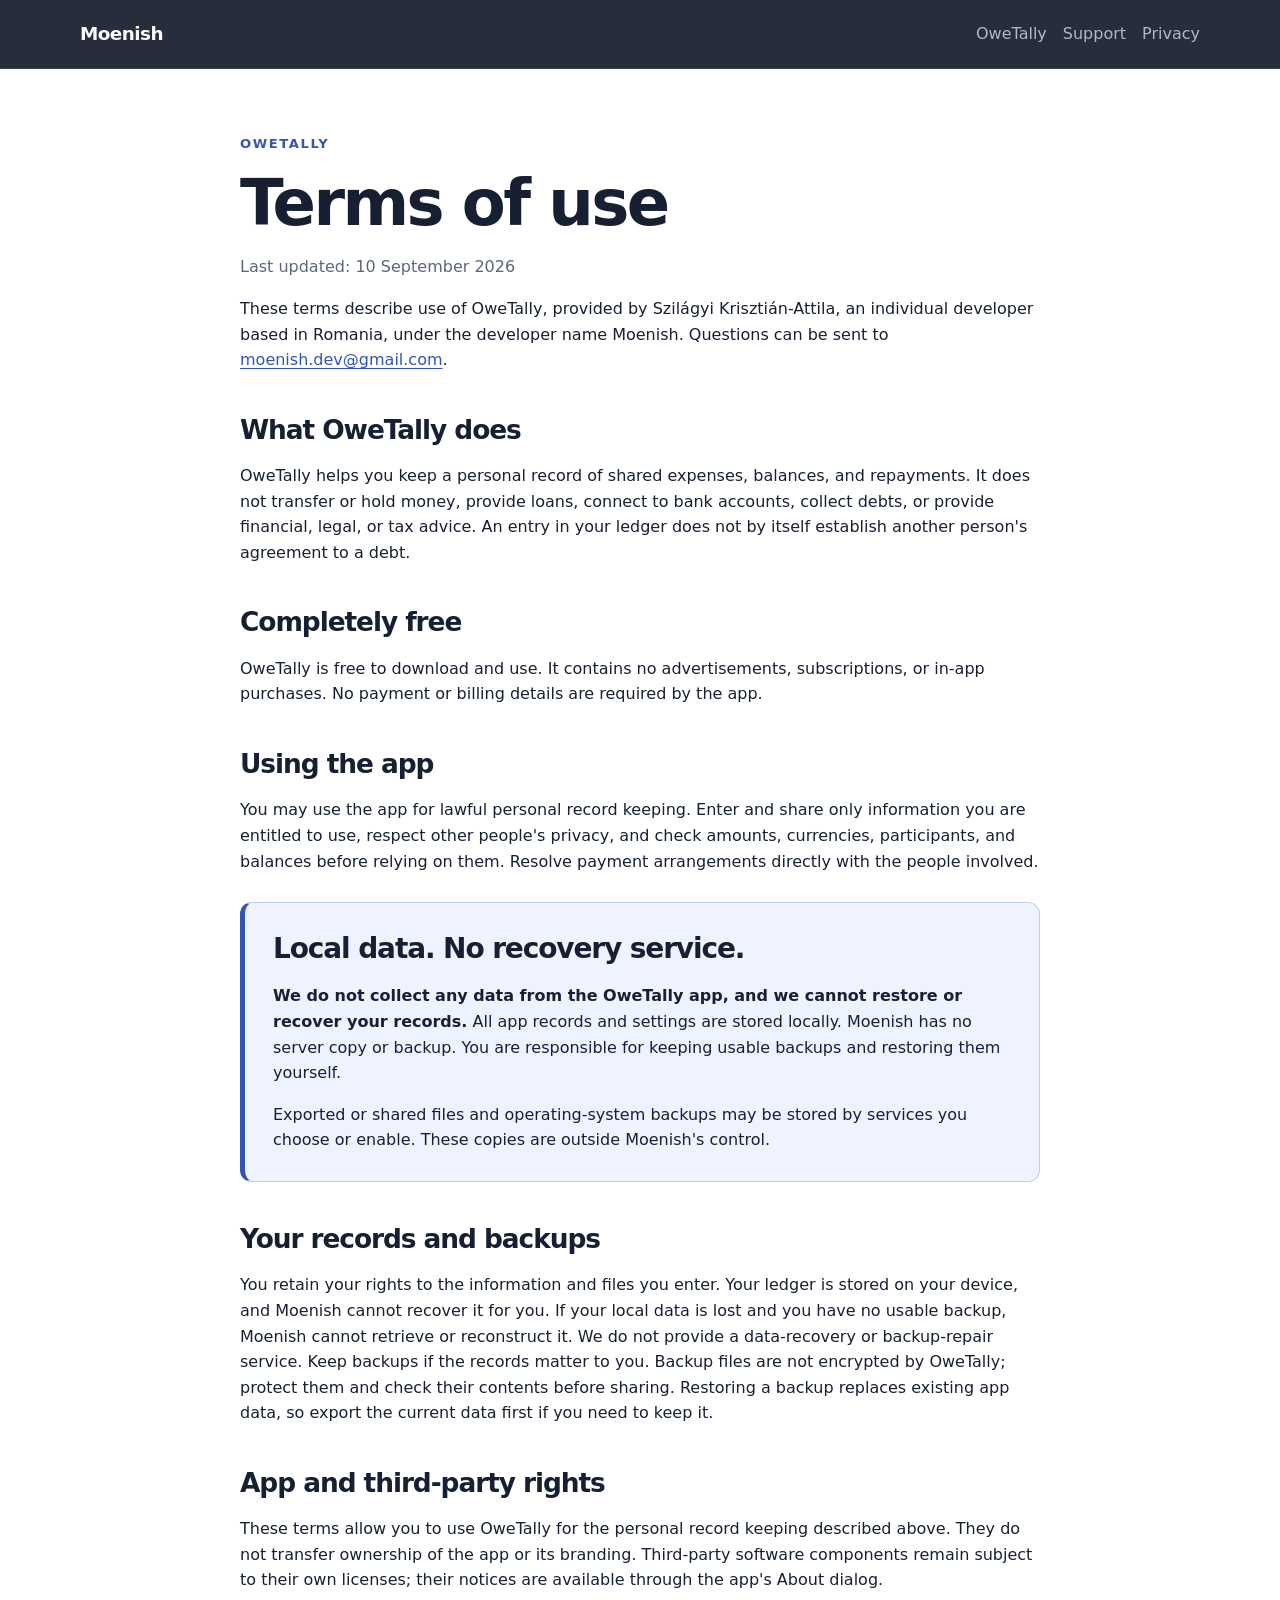
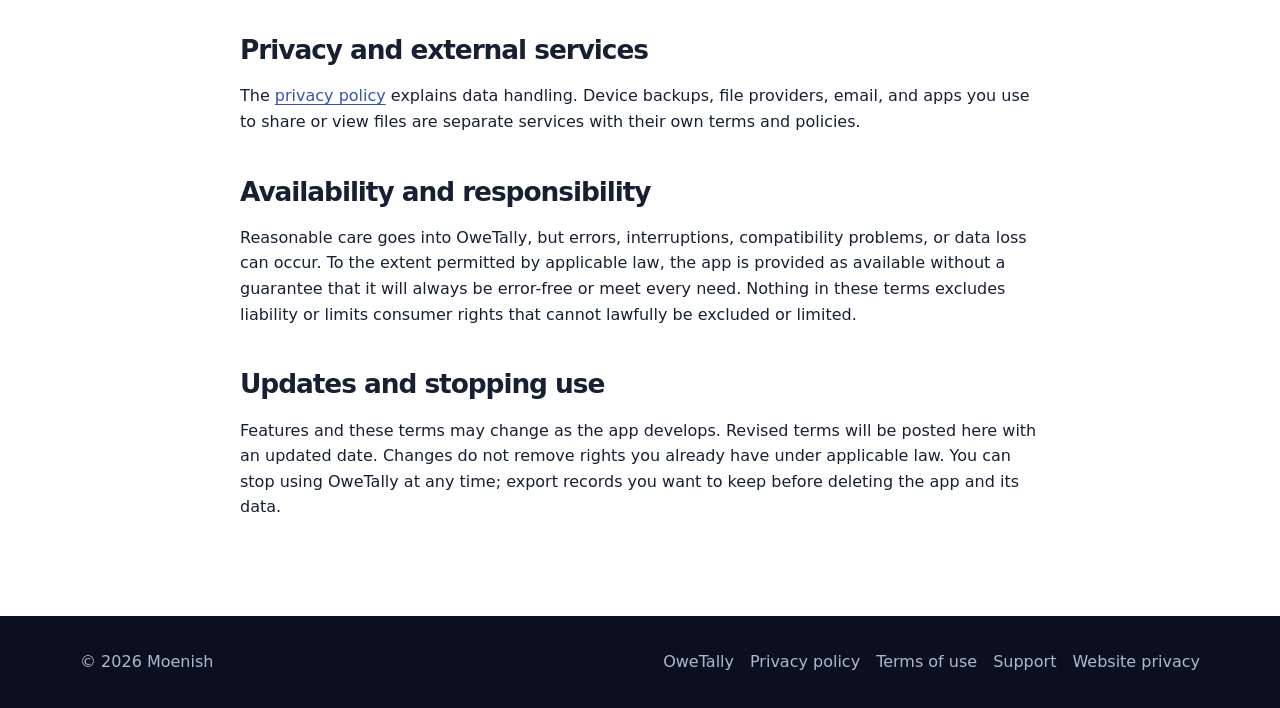
<file: OweTally/terms/index.html>
<!doctype html>
<html lang="en">

<head>
  <meta charset="utf-8">
  <meta name="viewport" content="width=device-width, initial-scale=1">
  <meta name="theme-color" content="#0b1020">
  <meta name="description" content="Terms for using OweTally as a personal shared-expense record.">
  <title>OweTally Terms of Use · Moenish</title>
  <link rel="stylesheet" href="/styles.css">
  <link rel="canonical" href="https://moenish.dev/OweTally/terms/">
  <meta name="referrer" content="strict-origin-when-cross-origin">
  <meta property="og:type" content="website">
  <meta property="og:title" content="OweTally Terms of Use · Moenish">
  <meta property="og:description" content="Terms for using OweTally as a personal shared-expense record.">
  <meta property="og:url" content="https://moenish.dev/OweTally/terms/">
</head>

<body>
  <a class="skip-link" href="#main">Skip to content</a>
  <header class="site-header">
    <div class="container nav"><a class="brand" href="/">Moenish</a>
      <nav aria-label="Primary navigation"><a href="/OweTally/">OweTally</a><a href="/OweTally/support/">Support</a><a
          href="/OweTally/privacy/">Privacy</a></nav>
    </div>
  </header>
  <main id="main" class="container document">

    <p class="eyebrow">OweTally</p>
    <h1>Terms of use</h1>
    <p class="updated">Last updated: 10 September 2026</p>
    <p>These terms describe use of OweTally, provided by Szilágyi Krisztián-Attila, an individual developer based in
      Romania, under the developer name Moenish. Questions can be sent to <a
        href="mailto:moenish.dev@gmail.com">moenish.dev@gmail.com</a>.</p>
    <h2>What OweTally does</h2>
    <p>OweTally helps you keep a personal record of shared expenses, balances, and repayments. It does not transfer or
      hold money, provide loans, connect to bank accounts, collect debts, or provide financial, legal, or tax advice. An
      entry in your ledger does not by itself establish another person's agreement to a debt.</p>
    <h2>Completely free</h2>
    <p>OweTally is free to download and use. It contains no advertisements, subscriptions, or in-app purchases. No
      payment or billing details are required by the app.</p>
    <h2>Using the app</h2>
    <p>You may use the app for lawful personal record keeping. Enter and share only information you are entitled to use,
      respect other people's privacy, and check amounts, currencies, participants, and balances before relying on them.
      Resolve payment arrangements directly with the people involved.</p>
    <aside class="notice" aria-label="Your responsibility for backups">
      <h2>Local data. No recovery service.</h2>
      <p><strong>We do not collect any data from the OweTally app, and we cannot restore or recover your
          records.</strong> All app records and settings are stored locally. Moenish has no server copy or backup. You
        are responsible for keeping usable backups and restoring them yourself.</p>
      <p>Exported or shared files and operating-system backups may be stored by services you choose or enable. These
        copies are outside Moenish's control.</p>
    </aside>
    <h2>Your records and backups</h2>
    <p>You retain your rights to the information and files you enter. Your ledger is stored on your device, and Moenish
      cannot recover it for you. If your local data is lost and you have no usable backup, Moenish cannot retrieve or
      reconstruct it. We do not provide a data-recovery or backup-repair service. Keep backups if the records matter to
      you. Backup files are not encrypted by OweTally; protect them and check their contents before sharing. Restoring a
      backup replaces existing app data, so export the current data first if you need to keep it.</p>
    <h2>App and third-party rights</h2>
    <p>These terms allow you to use OweTally for the personal record keeping described above. They do not transfer
      ownership of the app or its branding. Third-party software components remain subject to their own licenses; their
      notices are available through the app's About dialog.</p>
    <h2>Privacy and external services</h2>
    <p>The <a href="/OweTally/privacy/">privacy policy</a> explains data handling. Device backups, file providers,
      email, and apps you use to share or view files are separate services with their own terms and policies.</p>
    <h2>Availability and responsibility</h2>
    <p>Reasonable care goes into OweTally, but errors, interruptions, compatibility problems, or data loss can occur. To
      the extent permitted by applicable law, the app is provided as available without a guarantee that it will always
      be error-free or meet every need. Nothing in these terms excludes liability or limits consumer rights that cannot
      lawfully be excluded or limited.</p>
    <h2>Updates and stopping use</h2>
    <p>Features and these terms may change as the app develops. Revised terms will be posted here with an updated date.
      Changes do not remove rights you already have under applicable law. You can stop using OweTally at any time;
      export records you want to keep before deleting the app and its data.</p>

  </main>
  <footer>
    <div class="container footer-inner"><span>© 2026 Moenish</span>
      <nav aria-label="Footer navigation"><a href="/OweTally/">OweTally</a><a href="/OweTally/privacy/">Privacy
          policy</a><a href="/OweTally/terms/">Terms of use</a><a href="/OweTally/support/">Support</a><a
          href="/privacy/">Website privacy</a></nav>
    </div>
  </footer>
</body>

</html>
</file>
<file: styles.css>
* {
  box-sizing: border-box;
}

:root {
  --bg: #0b1020;
  --surface: #f5f7fb;
  --text: #f8fafc;
  --muted: #aeb8cc;
  --ink: #172033;
  --ink-muted: #5c667b;
  --accent: #7c9cff;
  --border: rgba(255,255,255,.1);
  --max: 1120px;
}

html {
  scroll-behavior: smooth;
}

body {
  margin: 0;
  font-family: Inter, ui-sans-serif, system-ui, -apple-system, BlinkMacSystemFont, "Segoe UI", sans-serif;
  background: #fff;
  color: var(--ink);
  line-height: 1.6;
}

a {
  color: inherit;
}

.container {
  width: min(calc(100% - 40px), var(--max));
  margin: 0 auto;
}

.site-header {
  position: sticky;
  top: 0;
  z-index: 20;
  background: rgba(11,16,32,.88);
  border-bottom: 1px solid var(--border);
  backdrop-filter: blur(16px);
}

.nav,
.footer-inner {
  display: flex;
  justify-content: space-between;
  align-items: center;
  gap: 24px;
}

.nav {
  min-height: 68px;
  color: var(--text);
}

.brand {
  font-size: 1.15rem;
  font-weight: 800;
  text-decoration: none;
  letter-spacing: -.03em;
}

nav {
  display: flex;
  gap: 22px;
}

nav a,
footer a {
  color: var(--muted);
  text-decoration: none;
}

nav a:hover,
footer a:hover {
  color: #fff;
}

.hero {
  background:
    radial-gradient(circle at 80% 20%, rgba(124,156,255,.20), transparent 33%),
    radial-gradient(circle at 10% 70%, rgba(124,156,255,.10), transparent 28%),
    var(--bg);
  color: var(--text);
}

.hero-inner {
  min-height: 620px;
  display: flex;
  flex-direction: column;
  justify-content: center;
  max-width: 900px;
  padding: 90px 0;
}

.eyebrow {
  margin: 0 0 14px;
  color: var(--accent);
  font-size: .82rem;
  font-weight: 800;
  letter-spacing: .12em;
  text-transform: uppercase;
}

h1,
h2,
h3 {
  line-height: 1.1;
  letter-spacing: -.04em;
}

h1 {
  margin: 0;
  max-width: 850px;
  font-size: clamp(3rem, 8vw, 6.8rem);
}

h2 {
  margin: 0 0 22px;
  font-size: clamp(2rem, 5vw, 3.6rem);
}

h3 {
  margin: 10px 0 12px;
  font-size: clamp(1.5rem, 3vw, 2rem);
}

.lead {
  max-width: 680px;
  margin: 28px 0 0;
  color: var(--muted);
  font-size: clamp(1.05rem, 2vw, 1.3rem);
}

.button {
  display: inline-flex;
  align-items: center;
  justify-content: center;
  width: fit-content;
  min-height: 48px;
  margin-top: 34px;
  padding: 0 20px;
  border-radius: 12px;
  text-decoration: none;
  font-weight: 750;
}

.primary {
  background: var(--accent);
  color: #0b1020;
}

.primary:hover {
  background: #96adff;
}

.section {
  padding: 110px 0;
}

.cards {
  display: grid;
  grid-template-columns: repeat(3, minmax(0, 1fr));
  gap: 18px;
}

.card {
  display: flex;
  min-height: 280px;
  flex-direction: column;
  justify-content: space-between;
  padding: 30px;
  background: var(--surface);
  border: 1px solid #e7eaf1;
  border-radius: 20px;
  text-decoration: none;
  transition: transform .2s ease, box-shadow .2s ease;
}

.card:hover {
  transform: translateY(-4px);
  box-shadow: 0 16px 40px rgba(23,32,51,.10);
}

.card-kicker {
  color: #5f7ff0;
  font-size: .86rem;
  font-weight: 850;
  text-transform: uppercase;
  letter-spacing: .08em;
}

.card p {
  color: var(--ink-muted);
}

.arrow {
  margin-top: 28px;
  font-weight: 800;
}

footer {
  background: var(--bg);
  color: var(--muted);
}

.footer-inner {
  min-height: 92px;
}

@media (max-width: 760px) {
  .hero-inner {
    min-height: 540px;
  }

  .section {
    padding: 80px 0;
  }

  .cards {
    grid-template-columns: 1fr;
  }

  .footer-inner {
    flex-direction: column;
    align-items: flex-start;
    justify-content: center;
    gap: 6px;
  }
}

/* Shared app, support, and policy layouts. */
.narrow { max-width: 760px; }
.alt { background: var(--surface); }
.actions, nav { display: flex; flex-wrap: wrap; gap: 16px; }
.secondary { border: 1px solid var(--muted); color: var(--text); }
.features { display: grid; grid-template-columns: repeat(3, minmax(0, 1fr)); gap: 32px; }
.features p { color: var(--ink-muted); }
.cards { grid-template-columns: minmax(0, 760px); }
.document { max-width: 800px; padding-top: 64px; padding-bottom: 80px; overflow-wrap: anywhere; }
.document h1 { font-size: clamp(2.5rem, 7vw, 4rem); }
.document h2 { font-size: 1.65rem; margin: 40px 0 12px; line-height: 1.3; }
.document li { margin-bottom: 12px; }
.document a, .section p a { color: #3454b4; text-underline-offset: .18em; }
.updated { color: var(--ink-muted); }
.section .eyebrow, .document .eyebrow, .card-kicker { color: #3454b4; }
.footer-inner { padding-top: 24px; padding-bottom: 24px; }
:focus-visible { outline: 3px solid #b07700; outline-offset: 5px; }
[id] { scroll-margin-top: 120px; }
.skip-link { position: fixed; top: -100px; left: 12px; z-index: 30; background: white; color: #172033; padding: 12px; }
.skip-link:focus { top: 12px; }
@media (max-width: 760px) {
  .features { grid-template-columns: 1fr; gap: 20px; }
  .nav { flex-wrap: wrap; gap: 10px; padding: 14px 0; }
  nav { gap: 12px; }
  h1 { font-size: clamp(2.5rem, 10vw, 4rem); overflow-wrap: anywhere; }
  .hero-inner { min-height: 460px; padding: 64px 0; }
  .footer-inner { gap: 16px; }
}
@media (prefers-reduced-motion: reduce) {
  html { scroll-behavior: auto; }
  .card { transition: none; }
  .card:hover { transform: none; }
}

/* Prominent, readable local-storage and recovery disclosures. */
.privacy-promise { max-width: 680px; margin: 24px 0 0; color: var(--text); font-size: 1.05rem; }
.notice { margin: 28px 0 36px; padding: clamp(20px, 4vw, 28px); background: #eef3ff; border: 1px solid #bdcbed; border-left: 5px solid #3454b4; border-radius: 12px; color: #172033; }
.document .notice h2 { margin: 0 0 16px; font-size: clamp(1.4rem, 4vw, 1.75rem); }
.notice p:last-child { margin-bottom: 0; }
.notice-detail { font-size: .95rem; color: #46536c; }

/* App artwork and store availability. */
.hero-inner.app-hero { max-width: var(--max); display: grid; grid-template-columns: minmax(0, 1.5fr) minmax(0, 1fr); gap: 48px; align-items: center; }
.app-hero h1 { font-size: clamp(2.5rem, 5.5vw, 4.75rem); }
.app-hero-art img { display: block; width: 100%; max-width: 360px; height: auto; margin: auto; border-radius: 24%; box-shadow: 0 24px 64px rgba(0,0,0,.3); }
.app-card-icon { display: block; border-radius: 20px; margin-bottom: 22px; }
.store-options { display: flex; flex-wrap: wrap; align-items: center; gap: 28px; margin-top: 16px; padding: 14px; }
.store-placeholder { display: flex; flex-direction: column; justify-content: center; gap: 2px; padding: 6px 18px; min-width: 189px; min-height: 56px; border: 1px solid #64718b; border-radius: 8px; color: #c5cde0; background: #111a2e; line-height: 1.3; }
.store-link { display: inline-flex; border-radius: 8px; }
.store-link img { display: block; width: auto; height: 56px; }
.store-name { color: #f8fafc; font-weight: 750; font-size: 1rem; }
.store-placeholder > span:last-child, .store-note { font-size: .875rem; }
.store-note { color: #aeb8cc; margin: 12px 0 0; }
.store-credit { font-size: .75rem; }
@media (max-width: 760px) {
  .hero-inner.app-hero { grid-template-columns: 1fr; gap: 32px; }
  .app-hero-art { grid-row: 1; }
  .app-hero-art img { width: 144px; margin: 0; }
}
</file>
